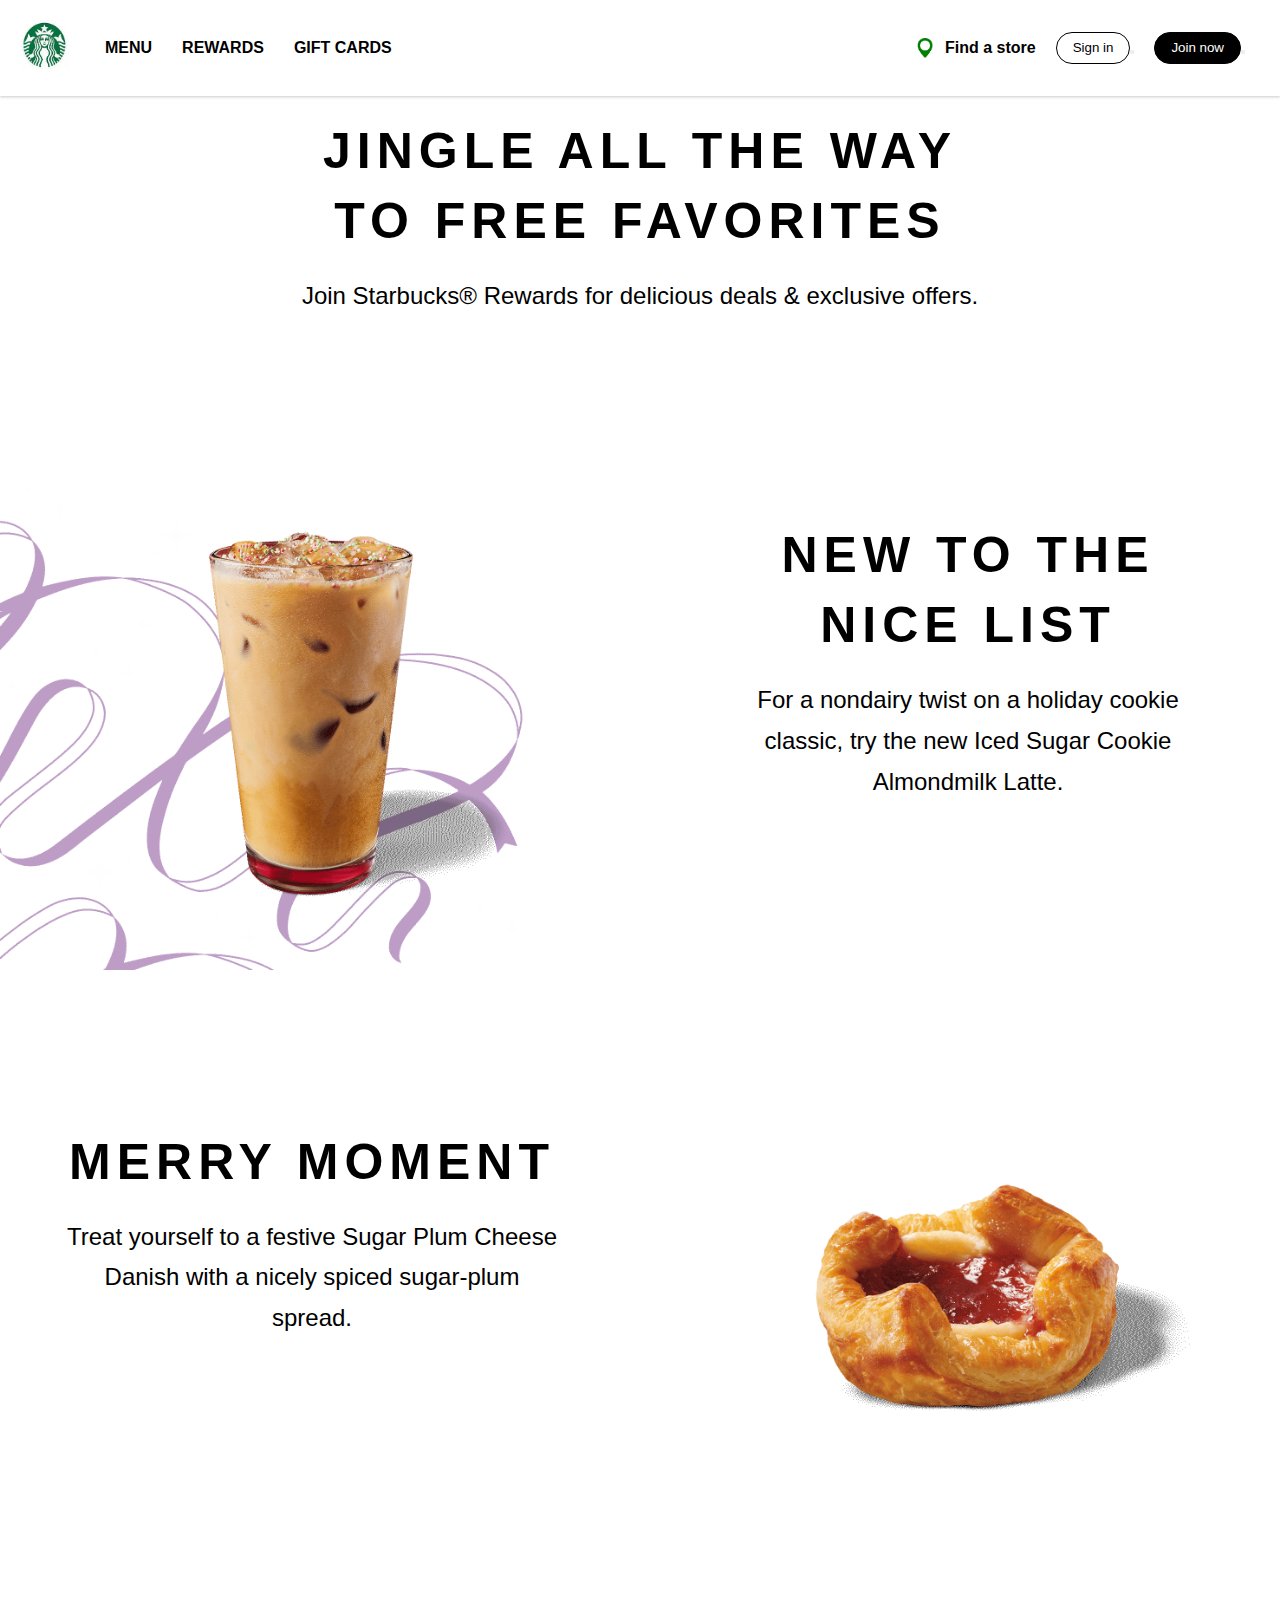
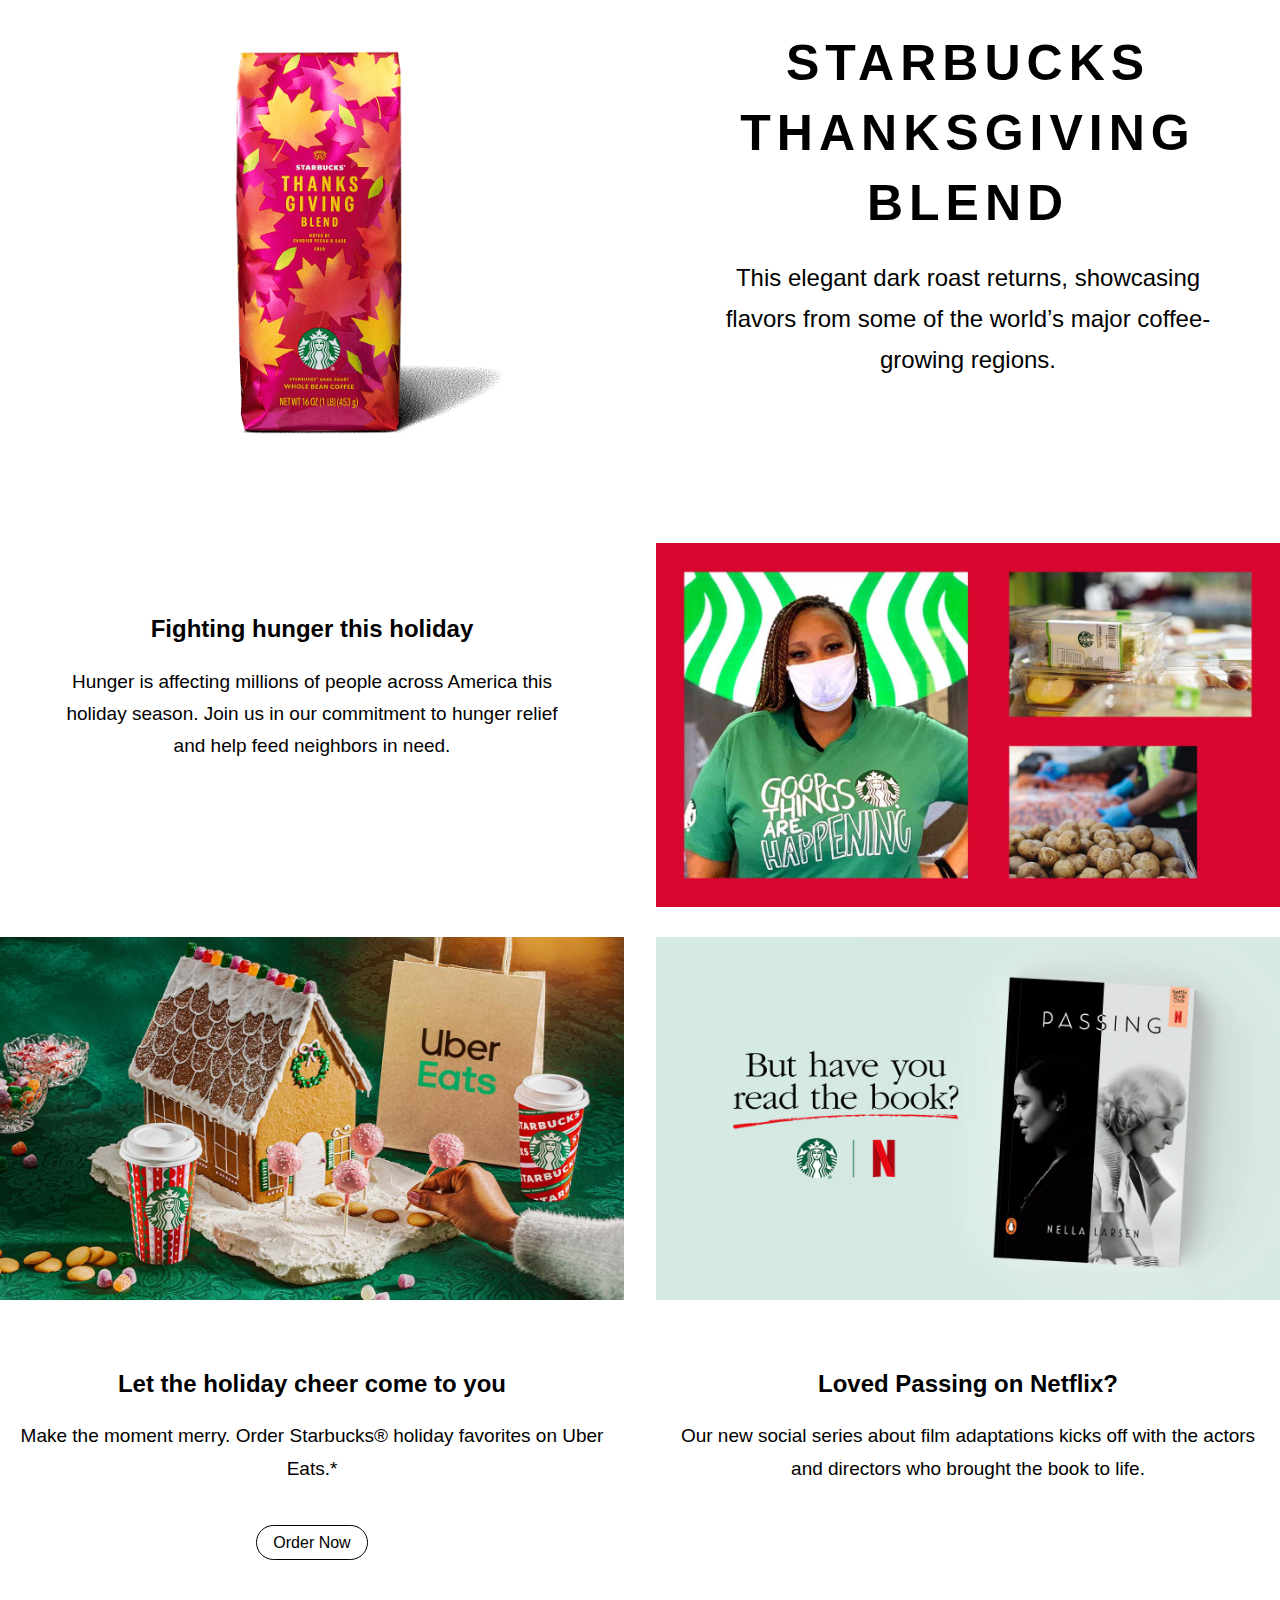
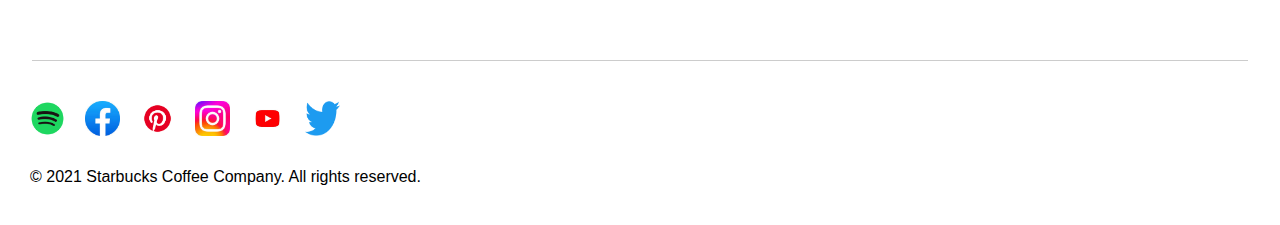
<file: index.html>
<!DOCTYPE html>
<html lang="en">
<head>
    <meta charset="UTF-8">
    <meta http-equiv="X-UA-Compatible" content="IE=edge">
    <meta name="viewport" content="width=device-width, initial-scale=1.0">
    <link rel="stylesheet" href="style.css">
    <title> Shanthi Starbucks</title>

</head>
<body>
    <nav class="navbar">
        <div class ="navbar-container">
            <div class="navbar-brand">
                <a href="index.html"></a>
                <img src="images\star.jpeg" alt="Starbucks" width="6c0" height="50"/>

            </div>
            <ul class="navbar-nav-left">
                <li><a href="menu.html">Menu</a></li>
                <li><a href="rewards.html">Rewards</a></li>
                <li><a href="gifts cards.html">Gift Cards</a></li>
            
            </ul>
            <ul class="navbar-nav-right">
                <li>
                <a href="#">
                <img src="images\marker.png" alt="map" width="20"/>
                <span>Find a store</span>
            </a>
        </li>
        <li><button class="btn btn-dark-outline">Sign in<button>
          
        </li>
        <li><button class="btn btn-dark">Join now<button></li>
        </ul>
 
         <!-- Hamburger Menu -->
         <button type="button" class="hamburger" id="menu-btn">
            <span class="hamburger-top"></span>
            <span class="hamburger-middle"></span>
            <span class="hamburger-bottom"></span>
          </button>

        </div>
    </nav>
    <!-- Mobile Menu -->
    <div class="mobile-menu hidden" id="menu">
        <ul>
          <li>
            <a href="menu.html">Menu</a>
          </li>
          <li>
            <a href="rewards.html">Rewards</a>
          </li>
          <li>
            <a href="gifts cards.html">Gift Cards</a>
          </li>
        </ul>
  
        <div class="mobile-menu-bottom">
          <button class="btn btn-dark-outline">Sign in</button>
          <button class="btn btn-dark">Join now</button>
          <div>
            <a href="#">
              <img src="images\marker.png" alt="" />
              <span>Find a store</span>
            </a>
          </div>
        </div>
      </div>
  
      <!-- Box A -->
      <section class="box box-a bg-primary text-center py-md">
        <div class="box-inner">
          <h2 class="text-xl">Jingle all the way to free favorites</h2>
          <p class="text-md">
            Join Starbucks® Rewards for delicious deals & exclusive offers.
            <a href="#">Learn more</a>
          </p>
        </div>
      </section>
  
      <!-- Box B -->
      <section class="box box-b bg-secondary grid-col-2">
        <img src="images\salad.png" alt="" />
        <div class="box-text">
          <h2 class="text-xl">New to the nice list</h2>
          <p class="text-md">
            For a nondairy twist on a holiday cookie classic, try the new Iced
            Sugar Cookie Almondmilk Latte.
          </p>
          <a href="#" class="btn btn-light-outline">Order Now</a>
        </div>
      </section>
  
      <!-- Box C -->
      <section class="box box-c bg-secondary grid-col-2 grid-reversed">
        <img src="images\burger.png" alt="" />
        <div class="box-text">
          <h2 class="text-xl">Merry moment</h2>
          <p class="text-md">
            Treat yourself to a festive Sugar Plum Cheese Danish with a nicely
            spiced sugar-plum spread.
          </p>
          <a href="#" class="btn btn-light-outline">Order Now</a>
        </div>
      </section>
  
      <!-- Box D -->
      <section class="box box-d bg-primary grid-col-2">
        <img src="images\bean coffee.png" alt="" />
        <div class="box-text">
          <h2 class="text-xl">Starbucks Thanksgiving Blend</h2>
          <p class="text-md">
            This elegant dark roast returns, showcasing flavors from some of the
            world’s major coffee-growing regions.
          </p>
          <a href="#" class="btn btn-light-outline">Order Now</a>
        </div>
      </section>
  
      <!-- Box E -->
      <section class="box box-e bg-secondary grid-col-2 grid-reversed">
        <img src="images\potato.jpg" alt="" />
        <div class="box-text">
          <h2 class="text-md">Fighting hunger this holiday</h2>
          <p class="text-sm">
            Hunger is affecting millions of people across America this holiday
            season. Join us in our commitment to hunger relief and help feed
            neighbors in need.
          </p>
          <a href="#" class="btn btn-light-outline">Order Now</a>
        </div>
      </section>
  
      <!-- Box F -->
      <section class="box box-f grid-col-2">
        <div>
          <img src="images\Uber eats.jpg" alt="" />
          <div class="bg-extra py-lg">
            <div class="box-text">
              <h2 class="text-md">Let the holiday cheer come to you</h2>
              <p class="text-sm">
                Make the moment merry. Order Starbucks® holiday favorites on Uber
                Eats.*
              </p>
              <a href="#" class="btn btn-dark-outline">Order Now</a>
            </div>
          </div>
        </div>
        <div>
          <img src="images\Nella Larsen.jpg" alt="" />
          <div class="bg-primary py-lg">
            <div class="box-text">
              <h2 class="text-md">Loved Passing on Netflix?</h2>
              <p class="text-sm">
                Our new social series about film adaptations kicks off with the
                actors and directors who brought the book to life.
              </p>
              <a href="#" class="btn btn-light-outline">Order Now</a>
            </div>
          </div>
        </div>
      </section>
  
      <div class="divider"></div>
  
      <footer class="footer">
        <div class="footer-container">
          <div class="social">
            <a href="https://spotify.com">
              <img src="images\spotify.png" alt="" />
            </a>
            <a href="https://facebook.com">
              <img src="images\facebook.jpeg" alt="" />
            </a>
            <a href="https://pinterest.com">
              <img src="images\pinterest.png" alt="" />
            </a>
            <a href="https://instagram.com">
              <img src="images\instagram.jpeg" alt="" />
            </a>
            <a href="https://youtube.com">
              <img src="images\youtube.jpeg" alt="" />
            </a>
            <a href="https://twitter.com">
              <img src="images\twitter.png" alt="" />
            </a>
          </div>
          <p>© 2021 Starbucks Coffee Company. All rights reserved.</p>
        </div>
      </footer>
  
      <script src="script.js">
        const btn = document.getElementById('menu-btn')
const nav = document.getElementById('menu')

function navToggle() {
  btn.classList.toggle('open')
  nav.classList.toggle('hidden')
  document.body.classList.toggle('no-scroll')
}

btn.addEventListener('click', navToggle)

      </script>
    
    
</body>
</html>
</file>
<file: style.css>
<style>
:root {
    --color-primary: #006241;
    --color-secondary: #d50032;
    --color-extra: #d4e9e2;
  }
  
  * {
    box-sizing: border-box;
    margin: 0;
    padding: 0;
  }
  
  html,
  body {
    font-family: 'Open Sans', sans-serif;
    line-height: 1.4;
    color: #000;
  }
  
  a {
    color: #000;
  }
  
  ul {
    list-style: none;
  }
  
  p {
    margin: 5px 0;
    line-height: 1.7;
  }
  
  img {
    max-width: 100%;
  }
  
  section a {
    color: #fff;
  }
  
  /* Navbar */
  .navbar {
    width: 100%;
    height: auto;
    background-color: #fff;
    padding: 20px;
    box-shadow: 0 1px 3px rgb(0 0 0 / 10%), 0 2px 2px rgb(0 0 0 / 6%),
      0 0 2px rgb(0 0 0 / 7%);
  }
  
  .navbar-container {
    display: flex;
    justify-content: space-between;
    align-items: center;
    max-width: 1440px;
    margin: 0 auto;
  }
  
  .navbar ul {
    display: flex;
    align-items: center;
  }
  
  .navbar li {
    margin: 0 15px;
    font-weight: bold;
  }
  
  .navbar a {
    color: #000;
    text-decoration: none;
  }
  
  .navbar a:hover {
    color: var(--color-primary);
  }
  
  .navbar-brand img {
    width: 50px;
    height: 50px;
  }
  
  .navbar-nav-left {
    text-transform: uppercase;
    flex: 1;
    margin-left: 20px;
  }
  
  .navbar-nav-right li:first-child a {
    display: flex;
    align-items: center;
  }
  
  .navbar-nav-right img {
    height: 20px;
    width: 20px;
    margin-right: 10px;
  }
  
  .navbar-nav-right li:nth-child(2) {
    margin: 0 5px;
  }
  
  /* Footer & Social */
  .footer-container {
    width: 100%;
    max-width: 1440px;
    margin: 0 auto;
    padding: 0 30px 30px;
  }
  
  .social {
    display: flex;
    align-items: center;
    margin: 20px 0;
  }
  
  .social img {
    width: 35px;
    height: 35px;
  }
  
  .social a {
    text-decoration: none;
    margin-right: 20px;
  }
  
  .divider {
    width: 95%;
    height: 1px;
    background-color: #ccc;
    margin: 40px auto;
  }
  
  /* Box */
  .box {
    margin-bottom: 30px;
  }
  
  .box-inner {
    max-width: 700px;
    margin: 0 auto;
  }
  
  .box-text {
    max-width: 500px;
    text-align: center;
    justify-self: center;
    padding: 20px 0;
    margin: 0 auto;
  }
  
  .box-text .btn {
    margin-top: 20px;
  }
  
  .box-f .box-text {
    max-width: 600px;
  }
  
  /* Grid Styles */
  .grid-col-2 {
    display: grid;
    grid-template-columns: repeat(2, 1fr);
    gap: 2rem;
    align-items: center;
    justify-content: space-between;
  }
  
  .grid-reversed :first-child {
    order: 2;
  }
  
  /* Buttons */
  .btn {
    cursor: pointer;
    display: inline-block;
    background: none;
    border: 1px #000 solid;
    border-radius: 50px;
    padding: 7px 16px;
    line-height: 1.2;
    text-align: center;
    text-decoration: none;
  }
  
  .btn-dark-outline {
    border-color: #000;
    color: #000;
  }
  
  .btn-dark-outline:hover,
  .btn-light-outline:hover {
    background-color: rgba(0, 0, 0, 0.06);
  }
  
  .btn-light-outline {
    border-color: #fff;
    color: #fff;
  }
  
  .btn-dark {
    background-color: #000;
    color: #fff;
  }
  
  .btn-dark:hover {
    background-color: #333;
  }
  
  /* Backgrounds */
  .bg-primary {
    background-color: var(--color-primary);
    color: black;
  }
  .bg-secondary {
    background-color: var(--color-secondary);
    color:black;
  }
  .bg-extra {
    background-color: var(--color-extra);
    color: #000;
  }
  .bg-dark {
    background-color: var(--color-dark);
    color: #000;
  }
  
  /* Text Styling */
  .text-center {
    text-align: center;
  }
  
  .text-xl {
    font-size: 50px;
    text-transform: uppercase;
    letter-spacing: 6px;
    font-weight: 600;
    margin-bottom: 20px;
  }
  
  .text-lg {
    font-size: 40px;
    text-transform: uppercase;
    margin-bottom: 20px;
  }
  
  .text-md {
    font-size: 24px;
    margin-bottom: 20px;
  }
  
  .text-sm {
    font-size: 19px;
    margin-bottom: 20px;
  }
  
  /* Padding */
  .py-sm {
    padding: 10px 0;
  }
  .py-md {
    padding: 20px 0;
  }
  .py-lg {
    padding: 40px 0;
  }
  
  /* Hamburger Menu Icon */
  .hamburger {
    cursor: pointer;
    width: 24px;
    height: 24px;
    position: relative;
    background: none;
    border: none;
    z-index: 10;
    transition: all 0.25s;
    display: none;
  }
  
  .hamburger-top,
  .hamburger-middle,
  .hamburger-bottom {
    position: absolute;
    top: 0;
    left: 0;
    width: 24px;
    height: 2px;
    background: #000;
    transform: rotate(0);
    transition: all 0.5s;
  }
  
  .hamburger-middle {
    transform: translateY(7px);
  }
  
  .hamburger-bottom {
    transform: translateY(14px);
  }
  
  .open .hamburger-top {
    transform: rotate(45deg) translateY(6px) translateX(6px);
  }
  
  .open .hamburger-middle {
    display: none;
  }
  
  .open .hamburger-bottom {
    transform: rotate(-45deg) translateY(6px) translateX(-6px);
  }
  
  /* Mobile Menu */
  .mobile-menu {
    position: fixed;
    top: 85px;
    right: 0;
    background-color: #fff;
    color: #000;
    width: 90%;
    height: 100%;
    padding: 30px;
    box-shadow: inset 0 4px 3px -3px rgb(0 0 0 / 10%),
      inset 0 4px 2px -2px rgb(0 0 0 / 7%);
    transition: all 0.3s;
  }
  
  .mobile-menu img {
    width: 20px;
    height: 20px;
    margin-right: 10px;
  }
  
  .mobile-menu ul {
    line-height: 3;
    border-bottom: #777 solid 1px;
    padding-bottom: 10px;
    margin-bottom: 30px;
  }
  
  .mobile-menu a {
    text-decoration: none;
    font-size: 20px;
  }
  
  .mobile-menu a:hover {
    color: var(--color-primary);
  }
  
  .mobile-menu div {
    margin-top: 20px;
  }
  
  .mobile-menu div a {
    display: flex;
    align-items: center;
    font-size: 16px;
  }
  
  .hidden {
    transform: translateX(100%);
  }
  
  .no-scroll {
    overflow: hidden;
  }
  
  @media (max-width: 960px) {
    .text-xl {
      font-size: 30px;
    }
  
    .text-lg {
      font-size: 25px;
    }
  
    .text-md {
      font-size: 19px;
    }
  }
  
  @media (max-width: 768px) {
    .hamburger {
      display: block;
    }
  
    .grid-col-2 {
      grid-template-columns: 1fr;
    }
  
    .grid-reversed :first-child {
      order: 0;
    }
  
    .navbar-brand img {
      width: 40px;
      height: 40px;
    }
  
    .navbar .navbar-nav-left,
    .navbar .navbar-nav-right {
      display: none;
    }
  
    .footer {
      text-align: center;
    }
  }
  
  @media (min-width: 1440px) {
    .box {
      max-width: 1440px;
      margin-right: auto;
      margin-left: auto;
    }
  
    .divider {
      max-width: 90%;
    }
  }
  </style>
</file>
